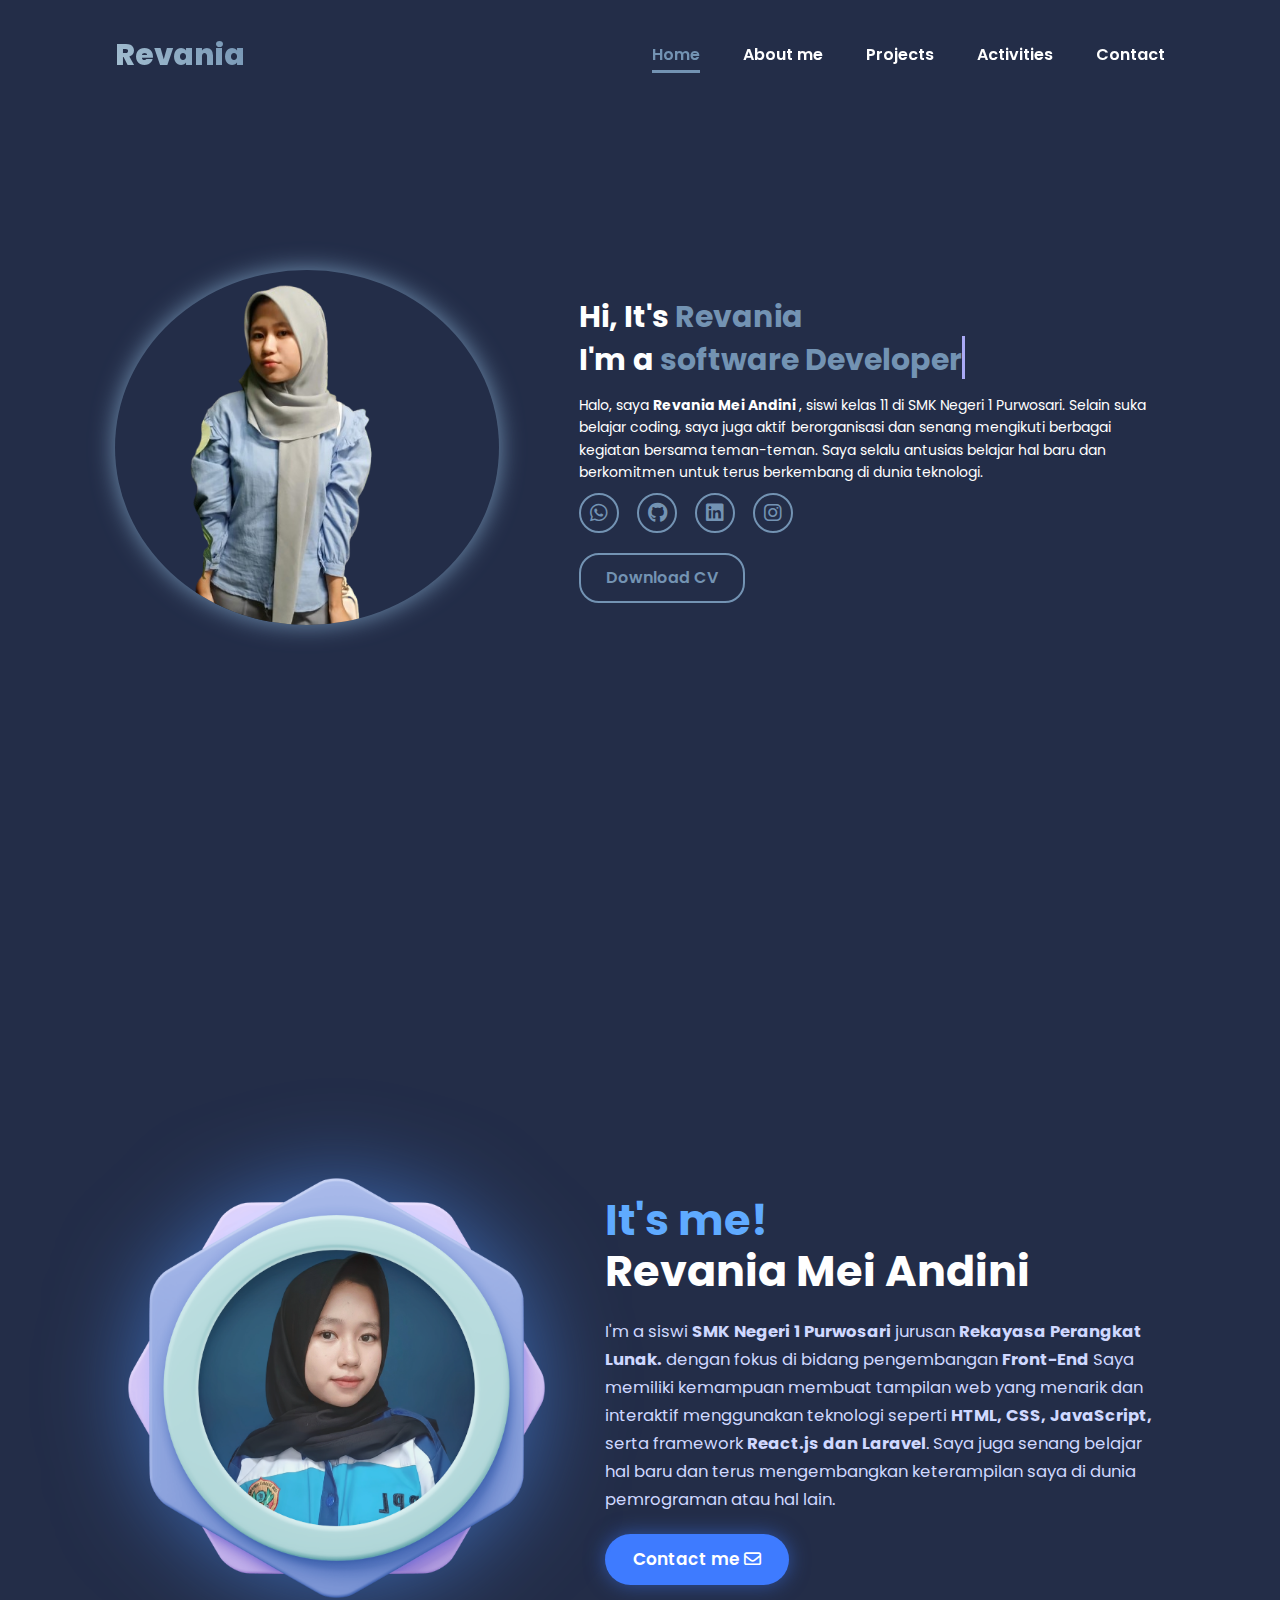
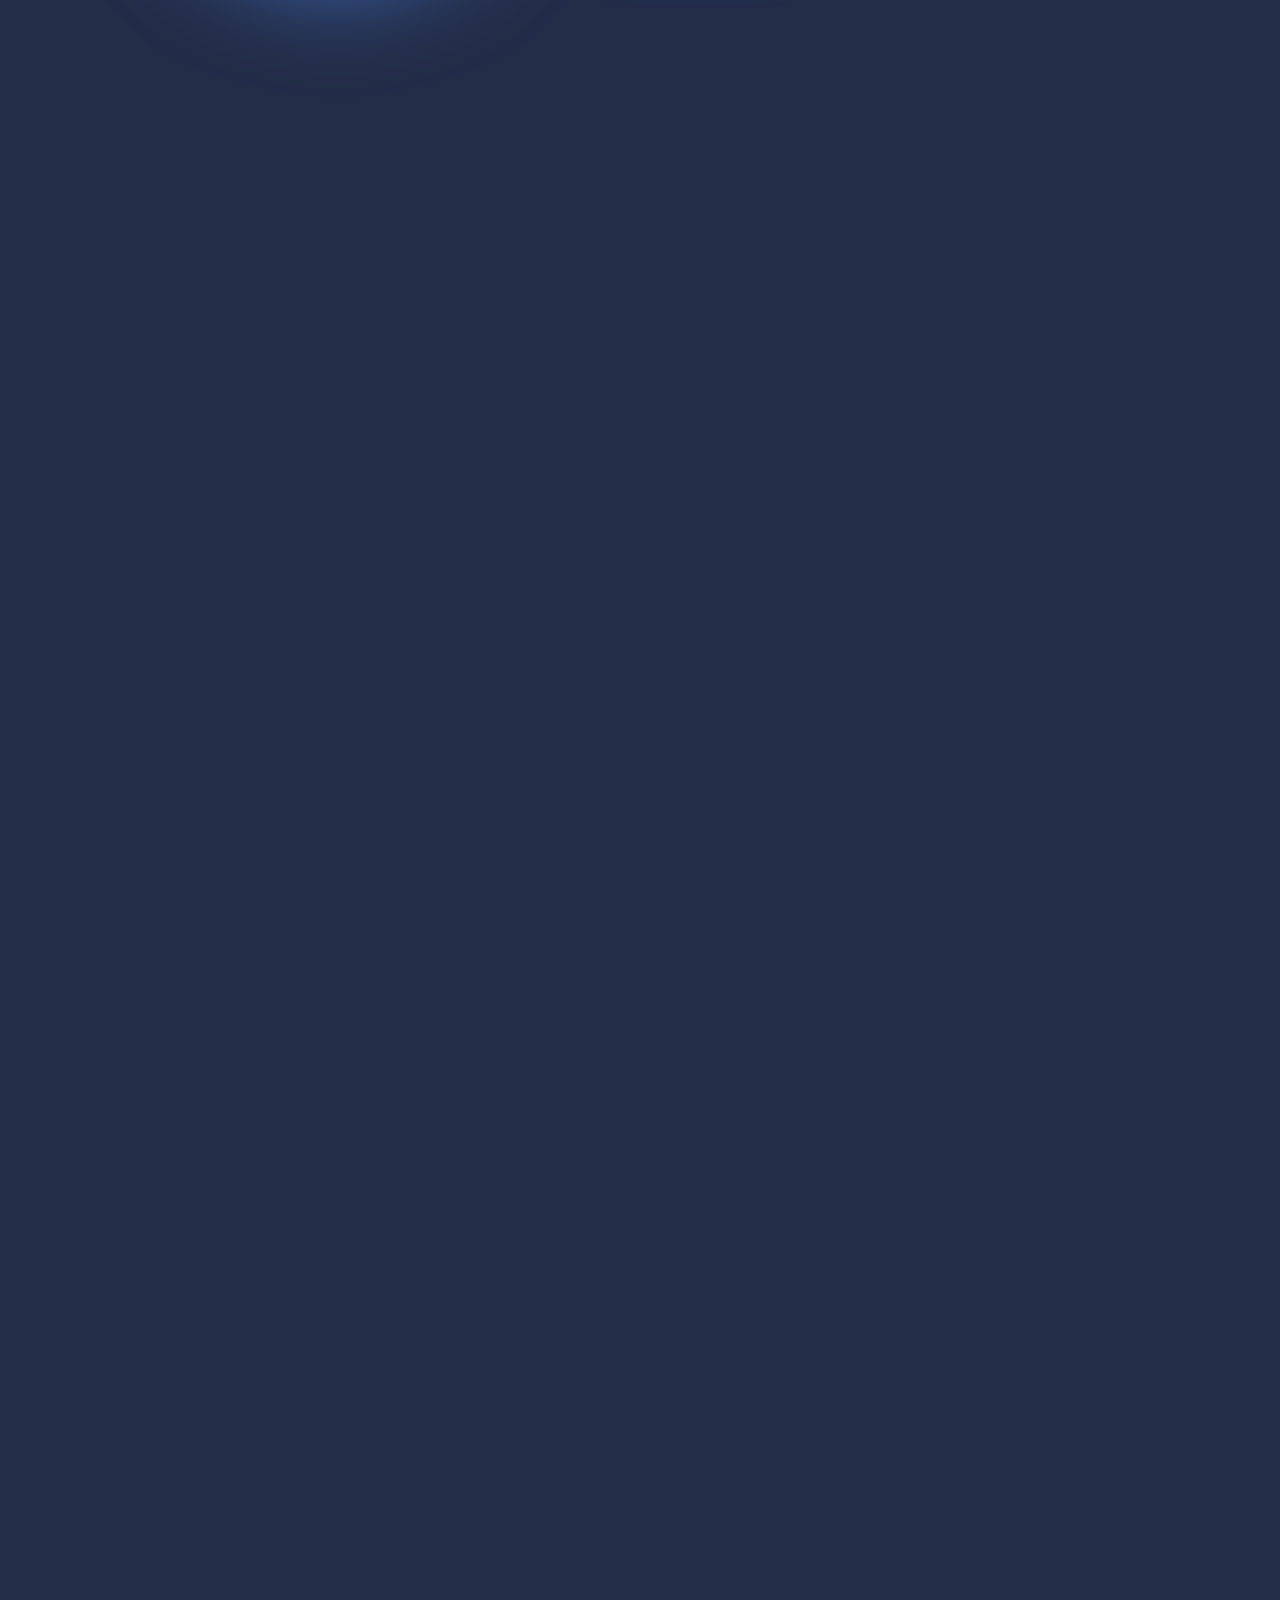
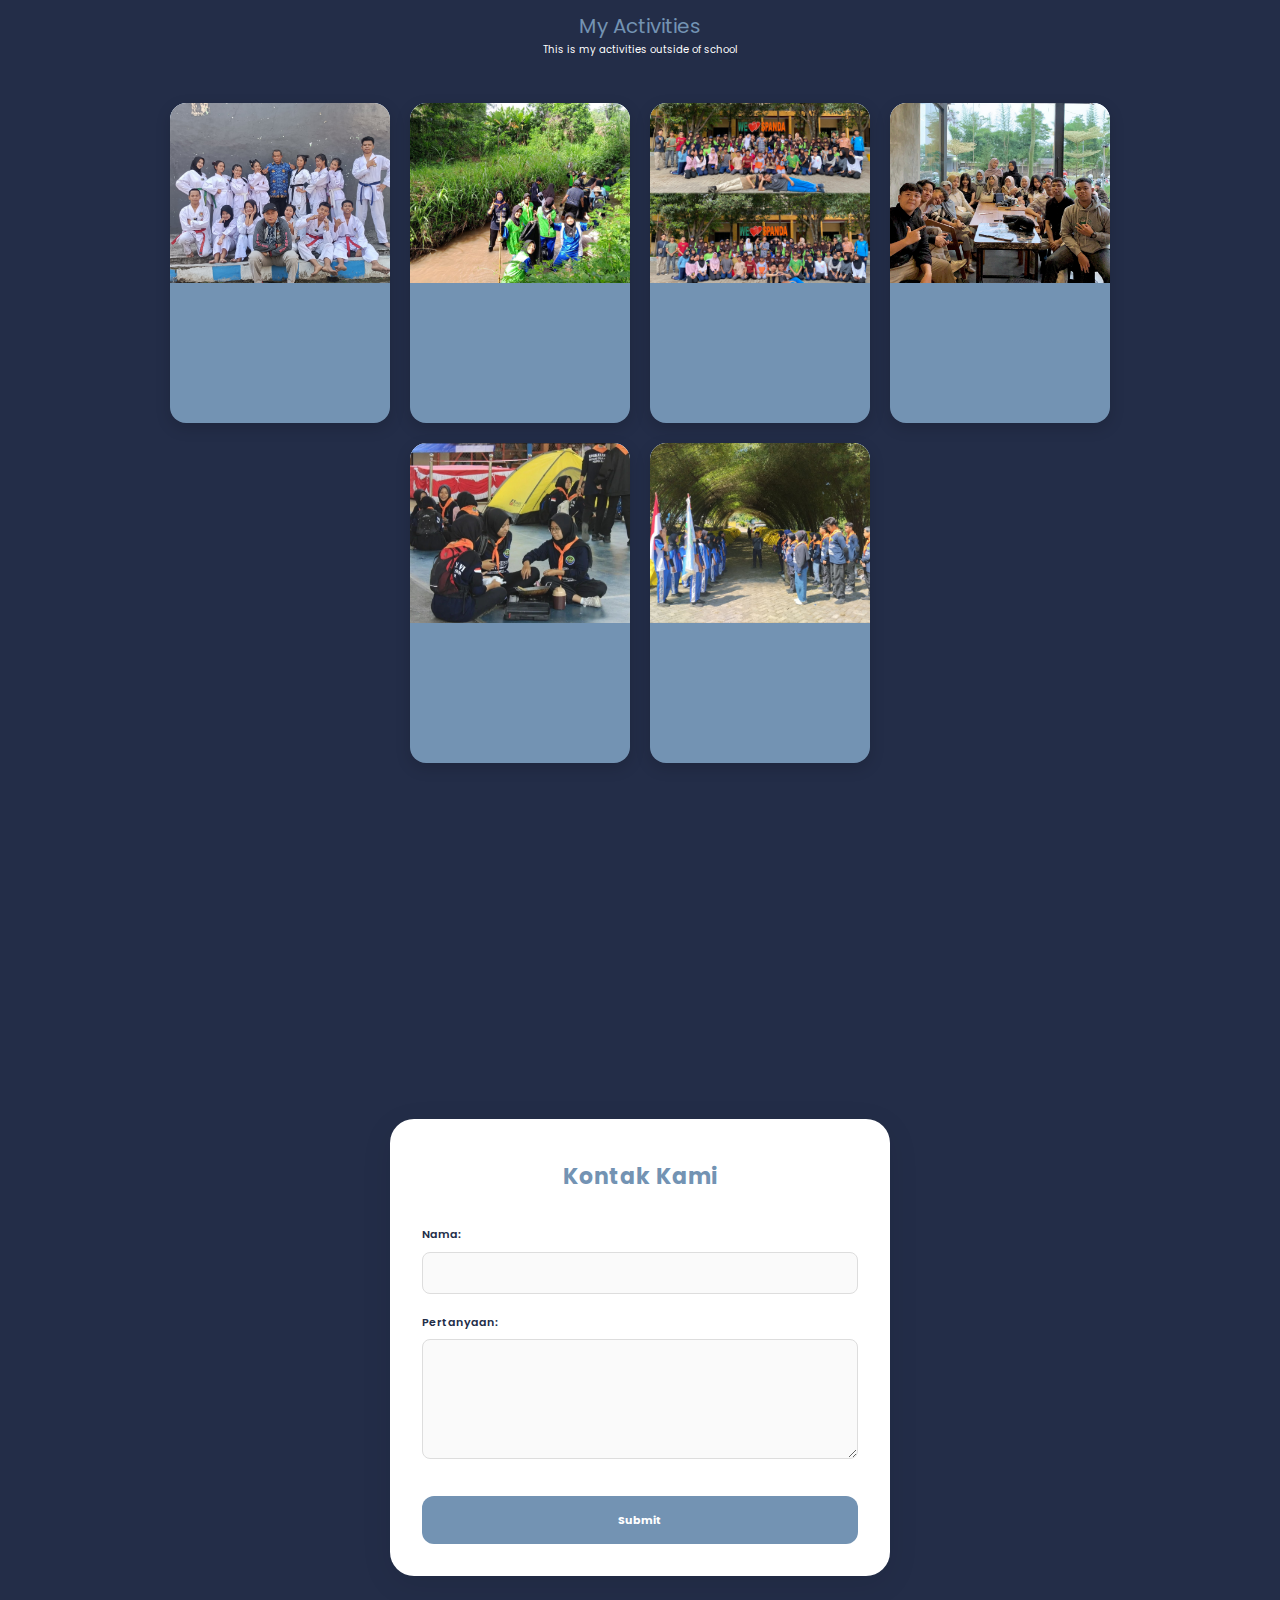
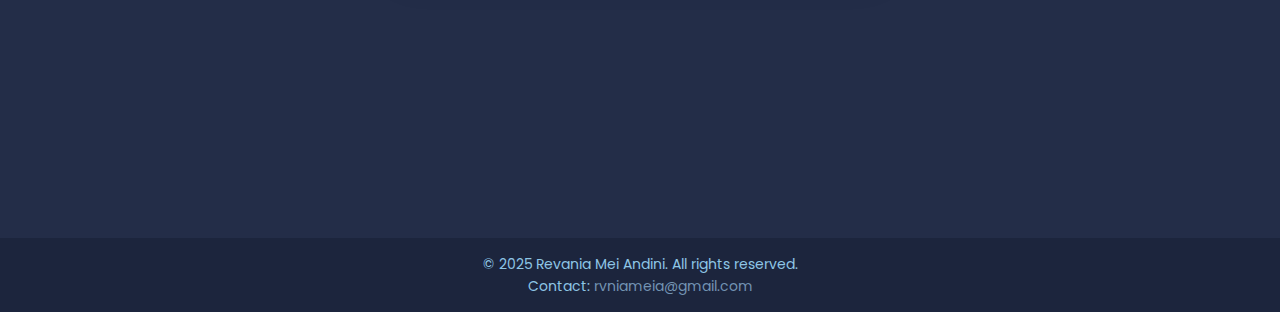
<file: index.html>
<!DOCTYPE html>
<html lang="en">
<head>
    <meta charset="UTF-8" />
    <meta name="viewport" content="width=device-width, initial-scale=1" />
    <title>Portofolio Website</title>
    <link rel="stylesheet" href="https://cdnjs.cloudflare.com/ajax/libs/font-awesome/6.5.2/css/all.min.css" />
    <link rel="stylesheet" href="style.css" />
</head>
<body>
    <header>
        <a href="#" class="logo"><span>Revania</span></a>
        <nav>
            <a href="#home" class="active">Home</a>
            <a href="#about">About me</a>
            <a href="#portfolio">Projects</a>
            <a href="#activities">Activities</a>
            <a href="#contact">Contact</a>
        </nav>
    </header>

    <section class="home" id="home">
        <div class="home-img">
            <img src="Revar.png" alt="">
        </div>
        <div class="home-content">
            <h1>Hi, It's <span>Revania</span></h1>
            <h3 class="typing-text">I'm a <span></span></h3>
            <p>Halo, saya <strong>Revania Mei Andini </strong>, siswi kelas 11 di SMK Negeri 1 Purwosari. Selain suka belajar coding, saya juga aktif berorganisasi dan senang mengikuti berbagai kegiatan bersama teman-teman. Saya selalu antusias belajar hal baru dan berkomitmen untuk terus berkembang di dunia teknologi.</p>
            <div class="social-icons">
                <a href="https://wa.me/6289603171709" target="_blank" rel="noopener noreferrer"><i class="fa-brands fa-whatsapp"></i></a>
                <a href="https://github.com/ameiva" target="_blank" rel="noopener noreferrer"><i class="fa-brands fa-github"></i></a>
                <a href="https://www.linkedin.com/in/revania-mei-andini" target="_blank" rel="noopener noreferrer"><i class="fa-brands fa-linkedin"></i></a>
                <a href="https://instagram.com/rvniameii" target="_blank" rel="noopener noreferrer"><i class="fa-brands fa-instagram"></i></a>
            </div>
            <a href="CV-Revania-Mei-Andini.pdf" download class="btn1">Download CV</a>
        </div>
    </section>

<!-- ABOUT SECTION -->
<section id="about" class="about">
    <div class="about-container">
        <div class="about-img">
            <img src="about.png" alt="profile">
        </div>
        <div class="about-info">
            <h1 class="about-title"><span>It's me!</span><br>Revania Mei Andini</h1>
            <p class="about-desc">
                I'm a siswi <strong>SMK Negeri 1 Purwosari</strong> jurusan
                <strong>Rekayasa Perangkat Lunak.</strong> dengan fokus di
                bidang pengembangan <strong>Front-End</strong> Saya memiliki
                kemampuan membuat tampilan web yang menarik dan interaktif
                menggunakan teknologi seperti <strong>HTML, CSS, JavaScript,</strong>
                serta framework <strong>React.js dan Laravel</strong>. Saya juga
                senang belajar hal baru dan terus mengembangkan keterampilan
                saya di dunia pemrograman atau hal lain.
            </p>
            <a href="mailto:rvniameia@gmail.com" class="resume-btn">
                Contact me <i class="fa-regular fa-envelope"></i>
            </a>
        </div>
    </div>
</section>

<section id="portfolio" class="portfolio section" style="background-color:#232d48;">
  <div class="container">
    <h2 class="section-title fade-in" style="border-bottom-color:#8EC6E6;">My Projects</h2>
    <div class="portfolio-grid">

        <!-- CARD 1 -->
        <div class="portfolio-item fade-in" data-category="web">
            <div class="portfolio-image">
                <img src="dessert-shop.png" alt="Dessert-shop">
                <div class="portfolio-overlay">
                    <a href="https://ameiva.github.io/dessert-shop/" target="_blank" class="portfolio-link">View Project</a>
                </div>
            </div>
            <div class="portfolio-content">
                <h3 class="portfolio-title">Dessert Shop</h3>
                <p class="portfolio-description">Website toko kue online dengan UI yang halus dan animasi interaktif yang menarik untuk pengguna.</p>
                <div class="portfolio-tags">
                    <span class="tag">HTML</span>
                    <span class="tag">CSS</span>
                    <span class="tag">React js</span>
                    <span class="tag">React Icons</span>
                </div>
            </div>
        </div>

        <!-- CARD 2 -->
        <div class="portfolio-item fade-in" data-category="mobile">
            <div class="portfolio-image">
                <img src="TravelRein.png" alt="Travel Website">
                <div class="portfolio-overlay">
                    <a href="https://ameiva.github.io/Travel/" target="_blank" class="portfolio-link">View Project</a>
                </div>
            </div>
            <div class="portfolio-content">
                <h3 class="portfolio-title">Travel Website</h3>
                <p class="portfolio-description">Situs destinasi perjalanan dengan navigasi yang rapi dan tampilan modern.</p>
                <div class="portfolio-tags">
                    <span class="tag">HTML</span>
                    <span class="tag">CSS</span>
                    <span class="tag">JS</span>
                </div>
            </div>
        </div>

        <!-- CARD 3 -->
        <div class="portfolio-item fade-in" data-category="branding">
            <div class="portfolio-image">
                <img src="weather-app.png" alt="Brand Identity Design">
                <div class="portfolio-overlay">
                    <a href="https://github.com/ameiva/weather-app" target="_blank" class="portfolio-link">View Project</a>
                </div>
            </div>
            <div class="portfolio-content">
                <h3 class="portfolio-title">Weather App</h3>
                <p class="portfolio-description">Menampilkan informasi cuaca secara real-time dengan fitur pencarian lokasi dan mode gelap/terang untuk kenyamanan pengguna.</p>
                <div class="portfolio-tags">
                    <span class="tag">HTML </span>
                    <span class="tag">CSS</span>
                    <span class="tag">JS</span>
                    <span class="tag">API Cuaca</span>
                </div>
            </div>
        </div>

        <!-- CARD 4 -->
        <div class="portfolio-item fade-in" data-category="web">
            <div class="portfolio-image">
                <img src="cake-store-figma.png" alt="Cake Store">
                <div class="portfolio-overlay">
                    <a href="https://www.figma.com/proto/eVJrSjQtNGjDNqGuyyYHf7/cake-store?node-id=266-310&p=f&t=KFBvgorWeLeYBwUG-1&scaling=scale-down&content-scaling=fixed&page-id=0%3A1&starting-point-node-id=266%3A310" class="portfolio-link">View Project</a>
                </div>
            </div>
            <div class="portfolio-content">
                <h3 class="portfolio-title">Cake Store</h3>
                <p class="portfolio-description">Cake store di Mobile App menggunakan Figma dan dengan portotype sederhana</p>
                <div class="portfolio-tags">
                    <span class="tag">Web Design</span>
                    <span class="tag">Figma</span>
                    <span class="tag">UI/UX</span>
                </div>
            </div>
        </div>

        <!-- CARD 5 -->
        <div class="portfolio-item fade-in" data-category="mobile">
            <div class="portfolio-image">
                <img src="Independence-day.png" alt=" Website Hari Kemerdekaan">
                <div class="portfolio-overlay">
                    <a href="https://ameiva.github.io/Website-Independence-day/" target="_blank" class="portfolio-link">View Project</a>
                </div>
            </div>
            <div class="portfolio-content">
                <h3 class="portfolio-title">Independence Day Website</h3>
                <p class="portfolio-description">Situs web bertema patriotik yang merayakan Hari Kemerdekaan Indonesia.</p>
                <div class="portfolio-tags">
                    <span class="tag">HTML</span>
                    <span class="tag">CSS</span>
                    <span class="tag">JS</span>
                </div>
            </div>
        </div>

         <!-- CARD 6 -->
        <div class="portfolio-item fade-in" data-category="web">
            <div class="portfolio-image">
                <img src="kalkulator.png" alt="Kalkulator Bangun Ruang">
                <div class="portfolio-overlay">
                    <a href="https://github.com/ameiva/kalkulator-bangun-ruang" class="portfolio-link">View Project</a>
                </div>
            </div>
            <div class="portfolio-content">
                <h3 class="portfolio-title">Kalkulator Bangun Ruang</h3>
                <p class="portfolio-description">Website untuk menghitung luas dan volume bangun ruang</p>
                <div class="portfolio-tags">
                    <span class="tag">HTML</span>
                    <span class="tag">CSS</span>
                    <span class="tag">JS</span>
                    <span class="tag">PHP</span>
                </div>
            </div>
        </div>
    </div>
  </div>
</section>

<section class="activities" id="activities">
  <div class="content">
    <div class="title"><span>My Activities</span></div>
  </div>
  <div class="activities-details">
    <div class="text">
    This is my activities outside of school
  <div class="container">
    <div class="card">
      <div class="imgBx">
        <img src="demos1.jpg" alt="serlink">
      </div>
      <div class="content">
        <h2>Demo Extrakurikuler</h2>
        <p>Pada tanggal 17 Juli 2025, saya ikut demo
           ekstrakurikuler Taekwondo yang menampilkan
           tendangan, memecah triplek, bata, dls.</p>
      </div>
    </div>
    <div class="card">
      <div class="imgBx">
        <img src="img2.jpg" alt="dua">
      </div>
      <div class="content">
        <h2>Bersih Sungai</h2>
        <p>Pada 16 Oktober 2025, Sekolah Sungai Harmony
           Kaliku mengadakan aksi bersih sungai dan tanam
           pohon untuk menjaga lingkungan.</p>
      </div>
    </div>
    <div class="card">
  <div class="imgBx">
    <img src="img3.png" alt="tiga">
  </div>
  <div class="content">
    <h2>LBB</h2>
    <p>Pada tanggal 2 November angkatan osis thn 2022/2023
      diundang ke smp untuk melatih LBB adek adek
      yang akan pelantikan OSIS masa periode 2024/2025</p>
  </div>
</div>
    <div class="card">
      <div class="imgBx">
        <img src="img4.jpg" alt="empat">
      </div>
      <div class="content">
        <h2>Buka Bersama</h2>
        <p>Pada tanggal 27 Maret saya dengan teman OSIS smp saya
          mengadakan bukber di KOA cafe yang terletak di Taman
          Dayu, Pandaan</p>
      </div>
    </div>
    <div class="card">
      <div class="imgBx">
        <img src="demos2.jpg" alt="lima">
      </div>
      <div class="content">
        <h2>Demo Extrakurikuler</h2>
        <p>Pada tanggal 17 Juli 2025, ikut serta dalam demo extrakurikuler bersama
           pecinta alam dengan tema ajakan membuang sampah pada
           tempatnya dan edukasi ketika naik gunung </p>
      </div>
    </div>
    <div class="card">
      <div class="imgBx">
        <img src="img6.jpg" alt="enam">
      </div>
      <div class="content">
        <h2>Diklatsar</h2>
        <p>Menjadi Panitia Diklatsar dan LDKS gabungan yang dilaksanakan
           di Pancar air, Desa Cowek, Purwodadi 2 hari 1 malam
        </p>
      </div>
    </div>
    </div>
  </div>
</section>

<!-- Contact Section -->
<section class="contact" id="contact">
    <div class="konten">
        <h1>Kontak Kami</h1>
        <form>
            <div class="form-group">
                <label for="data_nama">Nama:</label>
                <input type="text" id="data_nama" name="data_nama" required>
            </div>
            <div class="form-group">
                <label for="data_tanya">Pertanyaan:</label>
                <textarea name="data_tanya" id="data_tanya" required></textarea>
            </div>
            <button type="submit" class="btn">Submit</button>
        </form>
    </div>
</section>
<footer>
  <div class="footer-content">
    <p>© 2025 Revania Mei Andini. All rights reserved.</p>
    <p>Contact: <a href="mailto:rvniameia@gmail.com">rvniameia@gmail.com</a></p>
  </div>
</footer>

<script>
    // Highlight active nav link on scroll
    const sections = document.querySelectorAll('section[id]');
    const navLinks = document.querySelectorAll('nav a');
    function onScroll() {
        let scrollPos = window.scrollY + 80;
        sections.forEach(section => {
            if(scrollPos >= section.offsetTop && scrollPos < section.offsetTop + section.offsetHeight){
                navLinks.forEach(link => {
                    link.classList.remove('active');
                    if(link.getAttribute('href').substring(1) === section.getAttribute('id')){
                        link.classList.add('active');
                    }
                });
            }
        });
    }
    window.addEventListener('scroll', onScroll);
    navLinks.forEach(link => {
        link.addEventListener('click', function(){
            navLinks.forEach(l => l.classList.remove('active'));
            this.classList.add('active');
        });
    });
    document.addEventListener("DOMContentLoaded", () => {
  const faders = document.querySelectorAll(".fade-in");
  const options = {
    threshold: 0.1
  };
  const appearOnScroll = new IntersectionObserver((entries, appearOnScroll) => {
    entries.forEach(entry => {
      if (!entry.isIntersecting) return;
      entry.target.classList.add("appear");
      appearOnScroll.unobserve(entry.target);
    });
  }, options);

  faders.forEach(fader => {
    appearOnScroll.observe(fader);
  });
  const form = document.querySelector('form');
  if(form){
    form.addEventListener('submit', function(e){
      e.preventDefault();
      alert('Terima kasih, pertanyaan Anda telah dikirim!');
      form.reset(); 
    });
  }
});

</script>
</body>
</html>
</file>
<file: style.css>
@import url('https://fonts.googleapis.com/css2?family=Poppins:wght@100;200;300;400;500;600&display=swap');

* {
    margin: 0;
    padding: 0;
    box-sizing: border-box;
    text-decoration: none;
    border: none;
    outline: none;
    font-family: 'Poppins', sans-serif;
}

html {
    font-size: 62.5%;
    scroll-behavior: smooth;
}

body {
    font-family: 'Segoe UI', Tahoma, Geneva, Verdana, sans-serif;
    background-color: #232d48;
    color: #fff;
    line-height: 1.6;
}

/* header */
header{
    position: fixed;
    top: 0;
    left: 0;
    width: 100%;
    padding: 1rem 9%;
    margin-top: 20px;
    background-color: transparent;
    filter: drop-shadow(10px);
    display: flex;
    justify-content: space-between;
    align-items: center;
    z-index: 100;
    height: 70px;
}

/* logo */
.logo {
    font-size: 3rem;
    color: #8EC6E6;
    font-weight: 800;
    cursor: pointer;
    transition: 0.5s ease;
}
.logo:hover {
    transform: scale(1.1);
}
.logo span {
    background: linear-gradient(45deg, #bfd8e2, #7393b3, #352d63); /* Contoh gradient warna */
    background-size: 300% 300%;
    -webkit-background-clip: text;
    background-clip: text;
    -webkit-text-fill-color: transparent;
    color: transparent;
    animation: gradientAnimation 5s ease infinite;
}
@keyframes gradientAnimation {
    0% { background-position: 0% 50%; }
    50% { background-position: 100% 50%; }
    100% { background-position: 0% 50%; }
}

/* nav */
nav a{
    font-size: 1.60rem;
    color: #FFFFFF;
    margin-left: 4rem;
    font-weight: 600;
    transition: 0.3s ease;
    border-bottom: 3px solid transparent;
    padding: 4px 0;
}
nav a:hover,
nav a.active {
    color: #7393b3;
    border-bottom: 3px solid #7393b3;
}

/* responsive nav */
@media(max-width:995px){
    nav{
        position: absolute;
        display: none;
        top: 0;
        right: 0;
        width: 40%;
        border-left: 3px solid #7393b3;
        border-bottom: 3px solid #7393b3;
        border-bottom-left-radius: 2rem;
        padding: 1rem solid;
        background-color: #18181b;
        border-top: 0.1rem solid rgba(0,0,0,0.1);
    }
    nav.active {
        display: block;
    }
        nav a{
        display: block;
        font-size: 2rem;
        margin: 3rem 0;
    }
    nav a:hover,
    nav a.active{
        padding: 1rem;
        border-radius: 0.5rem;
        border-bottom: 0.5rem solid #7393b3;
    }
}

/* sections */
section {
    padding: 6rem 9%;
    margin-bottom: 4rem;
}

/* home */
.home {
    display: flex;
    justify-content: center;
    align-items: center;
    gap: 8rem;
    height: 100vh;
    background-color: #232d48;
}
.home-img img {
    position: relative;
    width: 30vw;
    border-radius: 50%;
    box-shadow: 0 0 25px #7393b3;
    transition: 0.2s linear;
}
.home-img img:hover {
    transform: scale(1.05);
}
.home-content h1 {
    font-size: 3rem;
    font-weight: 700;
    line-height: 1.3;
}
span{
    color: #7393b3;
}
.home-content h3{
    font-size: 3rem;
    margin-bottom: 1rem;
    font-weight: 700;
}
.home-content p{
    font-size: 1.4rem;
}

/* social-icons */
.social-icons a {
    display: inline-flex;
    justify-content: center;
    align-items: center;
    width: 4rem;
    height: 4rem;
    margin-right: 1.5rem;
    margin-top: 1rem;
    font-size: 2rem;
    color: #7393b3;
    border: 0.2rem solid #7393b3;
    border-radius: 50%;
    background-color: transparent;
    transition: all 0.3s ease;
}
.social-icons a:hover {
    color: #232d48;
    background-color: #7393b3;
    transform: scale(1.3) translateY(-5px);
    box-shadow: 0 0 25px #7393b3;
}

/* btn1 */
.btn1 {
    display: inline-block;
    margin-top: 2rem;
    padding: 1rem 2.5rem;
    border-radius: 2rem;
    font-size: 1.6rem;
    font-weight: 600;
    border: 2px solid #7393b3;
    color: #7393b3;
    background-color: #232d48;
    cursor: pointer;
    transition: all 0.3s ease;
}
.btn1:hover {
    background-color: #7393b3;
    color: #232d48;
    box-shadow: 0 0 25px #7393b3;
    transform: scale(1.05);
}
.typing-text {
    font-size: 3rem;
    font-weight: 600;
    color: #fff;
    margin-bottom: 2rem;
    white-space: normal;
    overflow: visible;
}

.typing-text span{
    position: relative;
}

.typing-text span::before{
    content: "software Developer";
    color: #7393b3;
    animation: words 20s infinite;
}

.typing-text span::after{
    content: "";
    background-color: #232d48;
    position: absolute;
    width: calc(100% + 8px);
    height: 100%;
    border-left: 3px solid #A9A9F5;
    right: -8;
    animation: cursor 0.6s infinite;
}
@keyframes cursor{
    to{
        border-left: 3px solid #7393b3;
    }
}

@keyframes words{
    0%, 20%{
        content: "Software Engineering";
    }
    21%, 40%{
        content: "Revania";
    }
    41%, 60%{
        content: "Rekayasa Perangkat Lunak";
    }
    61%, 80%{
        content: "Web Developer";
    }
    81%, 100%{
        content: "Siswi SMK Negeri 1 Purwosari";
    }
}
@media (max-width: 1000px){
    .home{
        gap: 4rem;
    }
}

@media(max-width:995px){
    .home{
        flex-direction: column;
        margin: 5rem 4rem;
    }

    .home .home-content h3{
        font-size: 2.5rem;
    }

    .home-content h1{
        font-size: 5rem;
    }

    .home-img img {
    width: 50vw; 
    max-width: 300px; 
    margin-top: 2rem;
}
}

/* ABOUT SECTION */
.about {
  width: 100%;
  min-height: 100vh;
  display: flex;
  justify-content: center;
  align-items: center;
  background: #232d48;
  padding: 8rem 9%;
}

.about-container {
  display: flex;
  align-items: center;
  justify-content: space-between;
  gap: 6rem;
  flex-wrap: wrap;
}

.about-img img {
  width: 420px;
  border-radius: 12px;
  filter: drop-shadow(0 0 45px rgba(79, 150, 255, 0.55));
  transition: 0.4s ease;
}

.about-img img:hover {
  transform: scale(1.03);
  filter: drop-shadow(0 0 55px rgba(79, 150, 255, 0.75));
}

.about-info {
  max-width: 550px;
}

.about-title {
  font-size: 4.3rem;
  font-weight: 700;
  color: #ffffff;
  line-height: 1.2;
}

.about-title span {
  color: #5faaff;
}

.about-desc {
  font-size: 1.65rem;
  color: #cfd8ff;
  margin: 2rem 0;
  line-height: 1.7;
}

/* RESUME BUTTON*/
.resume-btn {
  display: inline-block;
  padding: 1.2rem 2.8rem;
  background: #3e7bff;
  color: #fff;
  border-radius: 50px;
  font-size: 1.7rem;
  font-weight: 600;
  box-shadow: 0 0 20px #3e7bff80;
  transition: 0.3s ease;
}

.resume-btn:hover {
  transform: scale(1.07);
  box-shadow: 0 0 30px #3e7bffb8;
}

/* RESPONSIVE */
@media (max-width: 1000px) {
  .about-container {
    flex-direction: column; 
    text-align: center;
  }

  .about-img img {
    width: 70%;
    max-width: 350px;
    margin: 0 auto 1.3rem;
  }

  .about-title {
    font-size: 3.1rem;
  }
}

/* activities */
.activities .text {
  display: flex; 
  justify-content: center;
  display: inline-block; 
  align-items: center; 
  height: 100%; 
  text-align: center; 
  flex-direction: column; 
}

.activities .content {
  display: flex;
  flex-direction: column;
  justify-content: center; 
  align-items: center; 
  text-align: center; 
  font-size: 2rem;
}

.container {
    display: flex;
    justify-content: center;
    margin-bottom: 1rem;
    align-items: flex-start; 
    flex-wrap: wrap;
    gap: 2rem; 
    padding: 25px;
    margin-top: 2rem;
}

.container .card {
    position: relative;
    width: 220px; 
    height: 320px; 
    background-color: #7393b3;
    box-shadow: 0 5px 15px rgba(0,0,0,0.15); 
    border-radius: 16px;
    overflow: hidden;
    display: flex;
    flex-direction: column;
    align-items: center;
    transition: transform 0.25s, box-shadow 0.25s;
}

.container .card:hover {
    transform: translateY(-6px) scale(1.02);
    box-shadow: 0 10px 28px rgba(115, 147, 179, 0.22), 0 2px 10px rgba(115, 147, 179, 0.12);
}

.container .card .imgBx {
    width: 100%;
    height: 180px;
    background: #fff;
    display: flex;
    align-items: center;
    justify-content: center;
    border-top-left-radius: 16px;
    border-top-right-radius: 16px;
    overflow: hidden;
}

.container .card .imgBx img {
    width: 100%;
    height: 100%;
    object-fit: cover;
    border-radius: 0;
    transition: transform 0.4s;
}
.container .card:hover .imgBx img {
    transform: scale(1.05);
}

.container .card .content {
    position: absolute;
    left: 0;
    bottom: 0;
    width: 100%;
    min-height: 140px;
    background: rgba(35, 45, 72, 0.92);
    color: #fff;
    padding: 24px 16px 16px 16px;
    text-align: center;
    border-bottom-left-radius: 16px;
    border-bottom-right-radius: 16px;
    opacity: 0;
    transform: translateY(100%);
    transition: opacity 0.35s, transform 0.35s;
    pointer-events: none;
}

.container .card:hover .content {
    opacity: 1;
    transform: translateY(0);
    pointer-events: auto;
}

.activities .content h2 {
    text-align: center;
    font-size: 1.6rem;
    color: #8EC6E6;
    margin-bottom: 0.5rem;
    font-weight: 700;
}
.activities .content p {
    text-align: center;
    font-size: 1.1rem;
    color: #f3f3f3;
}

@media (max-width: 900px) {
  .slider-container .card,
  .slider-container input[type="radio"]:checked + label.card {
    width: 90vw;
    min-width: 320px;
    max-width: 98vw;
  }
  .imgBx {
    height: 190px;
  }
  .caption-box h3 {
    font-size: 1.4rem;
  }
  .caption-box p {
    font-size: 1rem;
  }
}
.profile-image {
    width: 100%;
    max-width: 400px;
    height: auto;
    border-radius: 10px;
    box-shadow: 0 20px 40px rgba(0,0,0,0.1);
    transition: transform 0.3s ease;
}
.profile-image:hover {
    transform: scale(1.05);
}
@media (max-width: 1000px) {
    .home {
        flex-direction: column;
        gap: 3rem;
        padding: 2rem 4rem;
    }
    .home-img img {
        width: 70vw;
        height: auto;
    }
    .home-content h1 {
        font-size: 3.5rem;
    }
    .home-content h3 {
        font-size: 2rem;
    }
    .about-content {
        grid-template-columns: 1fr;
    }
}

/* portfolio */
.portfolio {
    background-color: #232d48;
    padding: 6rem 9%;
}
.portfolio .section-title {
    color: #8EC6E6;
    border-bottom: 2px solid #8EC6E6;
    display: inline-block;
    margin-bottom: 1rem;
    font-size: 2rem;
}

.portfolio-grid {
    display: grid;
    grid-template-columns: repeat(auto-fit, minmax(320px, 1fr));
    gap: 2rem;
    width: 100%;
}
.portfolio-item {
    background-color: #fff;
    border-radius: 12px;
    overflow: hidden;
    box-shadow: 0 5px 15px rgba(0,0,0,0.1);
    transition: all 0.3s ease;
    opacity: 1;
    transform: scale(1);
    display: flex;
    flex-direction: column;
}
.portfolio-item:hover {
    transform: translateY(-5px);
    box-shadow: 0 15px 35px rgba(115, 147, 179, 0.2);
}
.portfolio-item.hidden {
    opacity: 0;
    transform: scale(0.8);
    pointer-events: none;
}
.portfolio-image {
    position: relative;
    overflow: hidden;
    width: 100%;
    height: 200px;
}
.portfolio-image img {
    width: 100%;
    height: 100%;
    object-fit: cover;
    transition: transform 0.4s ease;
}
.portfolio-item:hover .portfolio-image img {
    transform: scale(1.1);
}
.portfolio-overlay {
    position: absolute;
    top: 0;
    left: 0;
    right: 0;
    bottom: 0;
    background-color: rgba(115, 147, 179, 0.9);
    display: flex;
    align-items: center;
    justify-content: center;
    opacity: 0;
    transition: opacity 0.3s ease;
}
.portfolio-item:hover .portfolio-overlay {
    opacity: 1;
}
.portfolio-link {
    color: #fff;
    text-decoration: none;
    font-weight: 600;
    padding: 0.75rem 1.5rem;
    border: 2px solid #fff;
    border-radius: 5px;
    transition: all 0.3s ease;
    font-size: 1rem;
}
.portfolio-link:hover {
    background-color: #232d48;
    color: #7393b3;
}
.portfolio-content {
    padding: 1rem;
    flex-grow: 1;
    display: flex;
    flex-direction: column;
}
.portfolio-title {
    margin-bottom: 0.70rem;
    color: #232d48;
    font-size: 1.3rem;
    font-weight: 700;
}
.portfolio-description {
    color: #666;
    margin-bottom: 1.2rem;
    font-size: 0.95rem;
    flex-grow: 1;
}
.portfolio-tags {
    display: flex;
    gap: 0.5rem;
    flex-wrap: wrap;
}
.tag {
    background-color: #f0f0f0;
    color: #7393b3;
    padding: 0.35rem 0.85rem;
    border-radius: 15px;
    font-size: 0.90rem;
    font-weight: 600;
    border: 1px solid #e0e0e0;
}
/* ===== RESPONSIVE TABLET ===== */
@media (max-width: 480px) {
    .portfolio {
        padding: 3rem 4%;
    }
    
    .portfolio .section-title {
        font-size: 1.6rem;
    }
    
    .portfolio-grid {
        grid-template-columns: 1fr;
        gap: 1rem;
    }
    
    .portfolio-image {
        height: 180px;
    }
    
    .portfolio-content {
        padding: 1rem;
    }
    
    .portfolio-title {
        font-size: 1.1rem;
    }
    
    .portfolio-filters {
        flex-wrap: wrap;
        gap: 0.5rem;
    }
    
    .filter-btn {
        padding: 0.4rem 0.8rem;
        font-size: 0.8rem;
    }
}

/* contact section */
.contact {
    min-height: 100vh;
    display: flex;
    align-items: center;
    justify-content: center;
}
.konten {
    background: #fff;
    padding: 40px 32px 32px 32px;
    border-radius: 24px;
    box-shadow: 0 8px 32px rgba(0,0,0,0.08);
    text-align: center;
    width: 80%;
    max-width: 500px;
}
.konten h1 {
    margin-bottom: 32px;
    color: #7393b3;
    font-size: 2.2rem;
    letter-spacing: 1px;
}
.form-group {
    margin-top: 20px;
    margin-bottom: 20px;
    text-align: left;
}
.form-group label {
    display: block;
    font-size: 1.1rem;
    color: #232d48;
    margin-bottom: 8px;
    font-weight: 600;
}
.form-group input,
.form-group textarea {
    width: 100%;
    padding: 12px;
    border: 1px solid #ddd;
    border-radius: 8px;
    font-size: 1rem;
    background: #fafafa;
    transition: border 0.2s;
}
.form-group input:focus,
.form-group textarea:focus {
    border: 1.5px solid #7393b3;
    outline: none;
}
.form-group textarea {
    min-height: 120px;
    resize: vertical;
}
.btn {
    width: 100%;
    height: 48px;
    font-size: 1.1rem;
    font-weight: bold;
    color: #fff;
    background-color: #7393b3;
    border: none;
    border-radius: 12px;
    cursor: pointer;
    margin-top: 12px;
    transition: background 0.2s, transform 0.2s;
}
.btn:hover {
    background-color: #232d48;
    transform: translateY(-2px) scale(1.03);
}
footer {
  background-color: #1c253d;
  padding: 1.5rem 9%;
  text-align: center;
  color: #8EC6E6;
  font-size: 1.4rem;
}

footer a {
  color: #7393b3;
  text-decoration: none;
  transition: color 0.3s ease;
}

footer a:hover {
  color: #aaccff;
  text-decoration: underline;
}
.fade-in {
  opacity: 0;
  transform: translateY(20px);
  transition: opacity 0.6s ease-out, transform 0.6s ease-out;
}

.appear {
  opacity: 1;
  transform: translateY(0);
}
</file>
